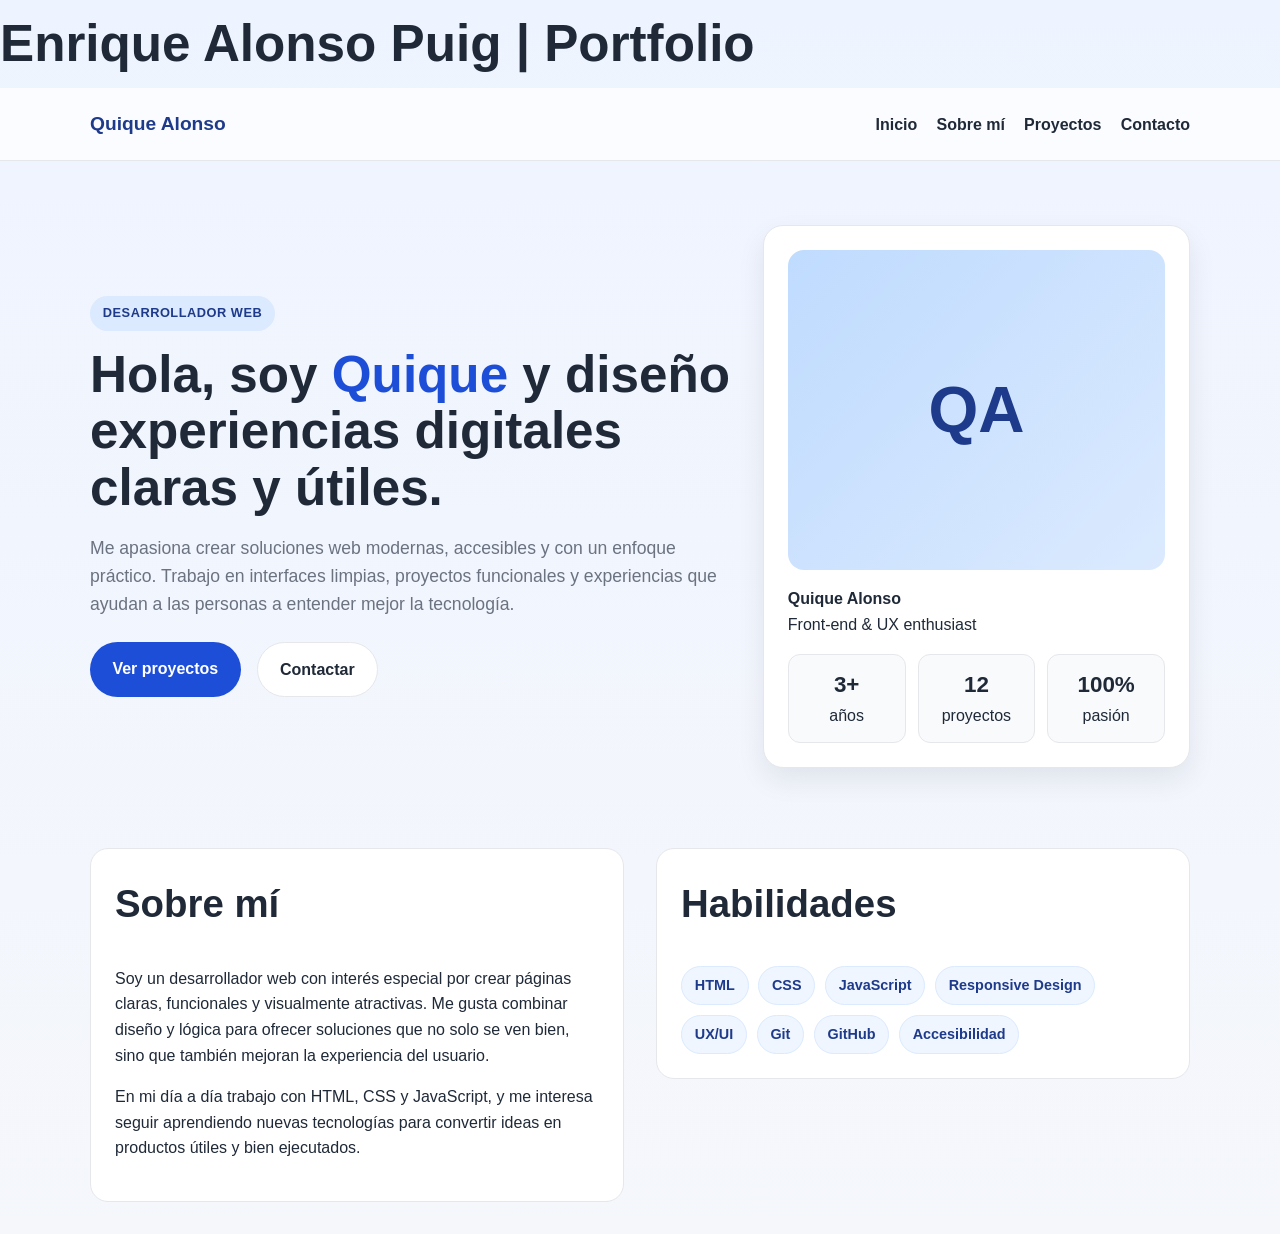
<file: index.html>
<!DOCTYPE html>
<html lang="es">
  <head>
    <meta charset="utf-8">
    <meta name="viewport" content="width=device-width, initial-scale=1">
    <title>Enrique Alonso Puig | Portfolio</title>
    <h1>Enrique Alonso Puig | Portfolio</h2>
    <style>
      :root {
        --bg: #f5f7fb;
        --card: #ffffff;
        --primary: #1d4ed8;
        --primary-dark: #1e3a8a;
        --accent: #dbeafe;
        --text: #1f2937;
        --muted: #6b7280;
        --border: #e5e7eb;
      }

      * { box-sizing: border-box; }

      body {
        margin: 0;
        font-family: Arial, Helvetica, sans-serif;
        background: linear-gradient(180deg, #eef4ff 0%, var(--bg) 100%);
        color: var(--text);
        line-height: 1.6;
      }

      .container {
        width: min(1100px, 90%);
        margin: 0 auto;
      }

      header {
        background: rgba(255, 255, 255, 0.7);
        border-bottom: 1px solid var(--border);
        backdrop-filter: blur(10px);
      }

      nav {
        display: flex;
        justify-content: space-between;
        align-items: center;
        min-height: 72px;
      }

      .brand {
        font-weight: 700;
        font-size: 1.2rem;
        color: var(--primary-dark);
      }

      .nav-links {
        display: flex;
        gap: 1.2rem;
        flex-wrap: wrap;
      }

      .nav-links a {
        text-decoration: none;
        color: var(--text);
        font-weight: 600;
      }

      .hero {
        display: grid;
        grid-template-columns: 1.2fr 0.8fr;
        gap: 2rem;
        align-items: center;
        padding: 4rem 0 3rem;
      }

      .eyebrow {
        display: inline-block;
        background: var(--accent);
        color: var(--primary-dark);
        font-weight: 700;
        padding: 0.45rem 0.8rem;
        border-radius: 999px;
        font-size: 0.8rem;
        letter-spacing: 0.04em;
        text-transform: uppercase;
      }

      h1 {
        font-size: clamp(2.4rem, 4vw, 4rem);
        line-height: 1.1;
        margin: 1rem 0;
      }

      .hero h1 span {
        color: var(--primary);
      }

      .hero p {
        color: var(--muted);
        font-size: 1.1rem;
        margin-bottom: 1.5rem;
      }

      .actions {
        display: flex;
        gap: 1rem;
        flex-wrap: wrap;
      }

      .button {
        display: inline-block;
        padding: 0.85rem 1.4rem;
        border-radius: 999px;
        text-decoration: none;
        font-weight: 700;
        transition: 0.2s ease;
      }

      .button.primary {
        background: var(--primary);
        color: white;
      }

      .button.secondary {
        border: 1px solid var(--border);
        color: var(--text);
        background: white;
      }

      .profile-card {
        background: var(--card);
        border: 1px solid var(--border);
        border-radius: 20px;
        padding: 1.5rem;
        box-shadow: 0 12px 28px rgba(15, 23, 42, 0.08);
      }

      .avatar {
        width: 100%;
        height: 320px;
        border-radius: 16px;
        display: grid;
        place-items: center;
        background: linear-gradient(135deg, #bfdbfe, #dbeafe);
        color: var(--primary-dark);
        font-size: 4rem;
        font-weight: 700;
        margin-bottom: 1rem;
      }

      .stats {
        display: grid;
        grid-template-columns: repeat(3, 1fr);
        gap: 0.75rem;
        margin-top: 1rem;
        text-align: center;
      }

      .stat {
        background: #f8fafc;
        border: 1px solid var(--border);
        border-radius: 12px;
        padding: 0.8rem 0.5rem;
      }

      .stat strong {
        display: block;
        font-size: 1.4rem;
      }

      section {
        padding: 2rem 0;
      }

      .about {
        display: grid;
        grid-template-columns: 1fr 1fr;
        gap: 2rem;
        align-items: start;
      }

      .panel {
        background: var(--card);
        border: 1px solid var(--border);
        border-radius: 18px;
        padding: 1.5rem;
      }

      h2 {
        font-size: clamp(1.8rem, 3vw, 2.5rem);
        margin-top: 0;
      }

      .tags {
        display: flex;
        flex-wrap: wrap;
        gap: 0.6rem;
        margin-top: 1rem;
      }

      .tags span {
        background: #eff6ff;
        color: var(--primary-dark);
        border: 1px solid #dbeafe;
        border-radius: 999px;
        padding: 0.45rem 0.8rem;
        font-size: 0.9rem;
        font-weight: 600;
      }

      @media (max-width: 760px) {
        .hero,
        .about {
          grid-template-columns: 1fr;
        }

        nav {
          flex-direction: column;
          justify-content: center;
          padding: 1rem 0;
          gap: 0.8rem;
        }
      }
    </style>
    <title>Quique Alonso | Portfolio</title>
    <link rel="stylesheet" href="css/styles.css">
  </head>
  <body>
    <header>
      <div class="container">
        <nav>
          <div class="brand">Quique Alonso</div>
          <div class="nav-links">
            <a href="index.html">Inicio</a>
            <a href="#sobre-mi">Sobre mí</a>
            <a href="proyectos.html">Proyectos</a>
            <a href="#contacto">Contacto</a>
          </div>
        </nav>
      </div>
    </header>

    <main class="container" id="inicio">
      <section class="hero">
        <div>
          <span class="eyebrow">Desarrollador web</span>
          <h1>Hola, soy <span>Quique</span> y diseño experiencias digitales claras y útiles.</h1>
          <p>
            Me apasiona crear soluciones web modernas, accesibles y con un enfoque práctico.
            Trabajo en interfaces limpias, proyectos funcionales y experiencias que ayudan a las personas a entender mejor la tecnología.
          </p>
          <div class="actions">
            <a class="button primary" href="proyectos.html">Ver proyectos</a>
            <a class="button secondary" href="#contacto">Contactar</a>
          </div>
        </div>

        <aside class="profile-card" aria-label="Tarjeta de perfil">
          <div class="avatar">QA</div>
          <div>
            <strong>Quique Alonso</strong><br>
            Front-end &amp; UX enthusiast
          </div>
          <div class="stats">
            <div class="stat">
              <strong>3+</strong>
              años
            </div>
            <div class="stat">
              <strong>12</strong>
              proyectos
            </div>
            <div class="stat">
              <strong>100%</strong>
              pasión
            </div>
          </div>
        </aside>
      </section>

      <section id="sobre-mi" class="about">
        <div class="panel">
          <h2>Sobre mí</h2>
          <p>
            Soy un desarrollador web con interés especial por crear páginas claras, funcionales y visualmente atractivas.
            Me gusta combinar diseño y lógica para ofrecer soluciones que no solo se ven bien, sino que también mejoran la experiencia del usuario.
          </p>
          <p>
            En mi día a día trabajo con HTML, CSS y JavaScript, y me interesa seguir aprendiendo nuevas tecnologías para convertir ideas en productos útiles y bien ejecutados.
          </p>
        </div>

        <div class="panel">
          <h2>Habilidades</h2>
          <div class="tags">
            <span>HTML</span>
            <span>CSS</span>
            <span>JavaScript</span>
            <span>Responsive Design</span>
            <span>UX/UI</span>
            <span>Git</span>
            <span>GitHub</span>
            <span>Accesibilidad</span>
          </div>
        </div>
      </section>
    </main>
  </body>
</html>
</file>
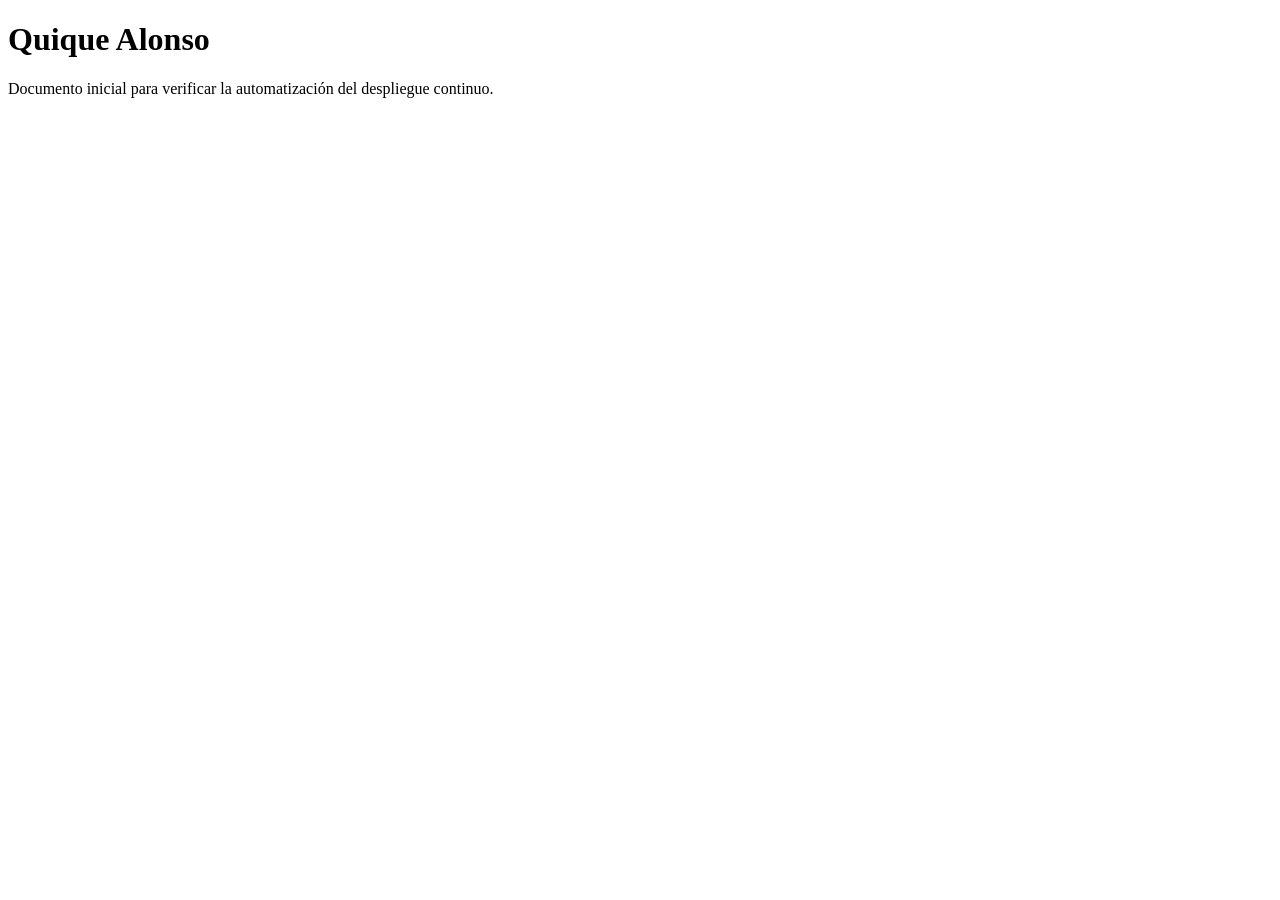
<file: inicio.html>
<!doctype html>
<html lang="es">
  <head>
    <meta charset="utf-8">
    <meta name="viewport" content="width=device-width, initial-scale=1">
    <title>Portfolio de Nombre Apellido</title>
  </head>
  <body>
    <h1>Quique Alonso</h1>
    <p>Documento inicial para verificar la automatización del despliegue continuo.</p>
  </body>
</html>
</file>
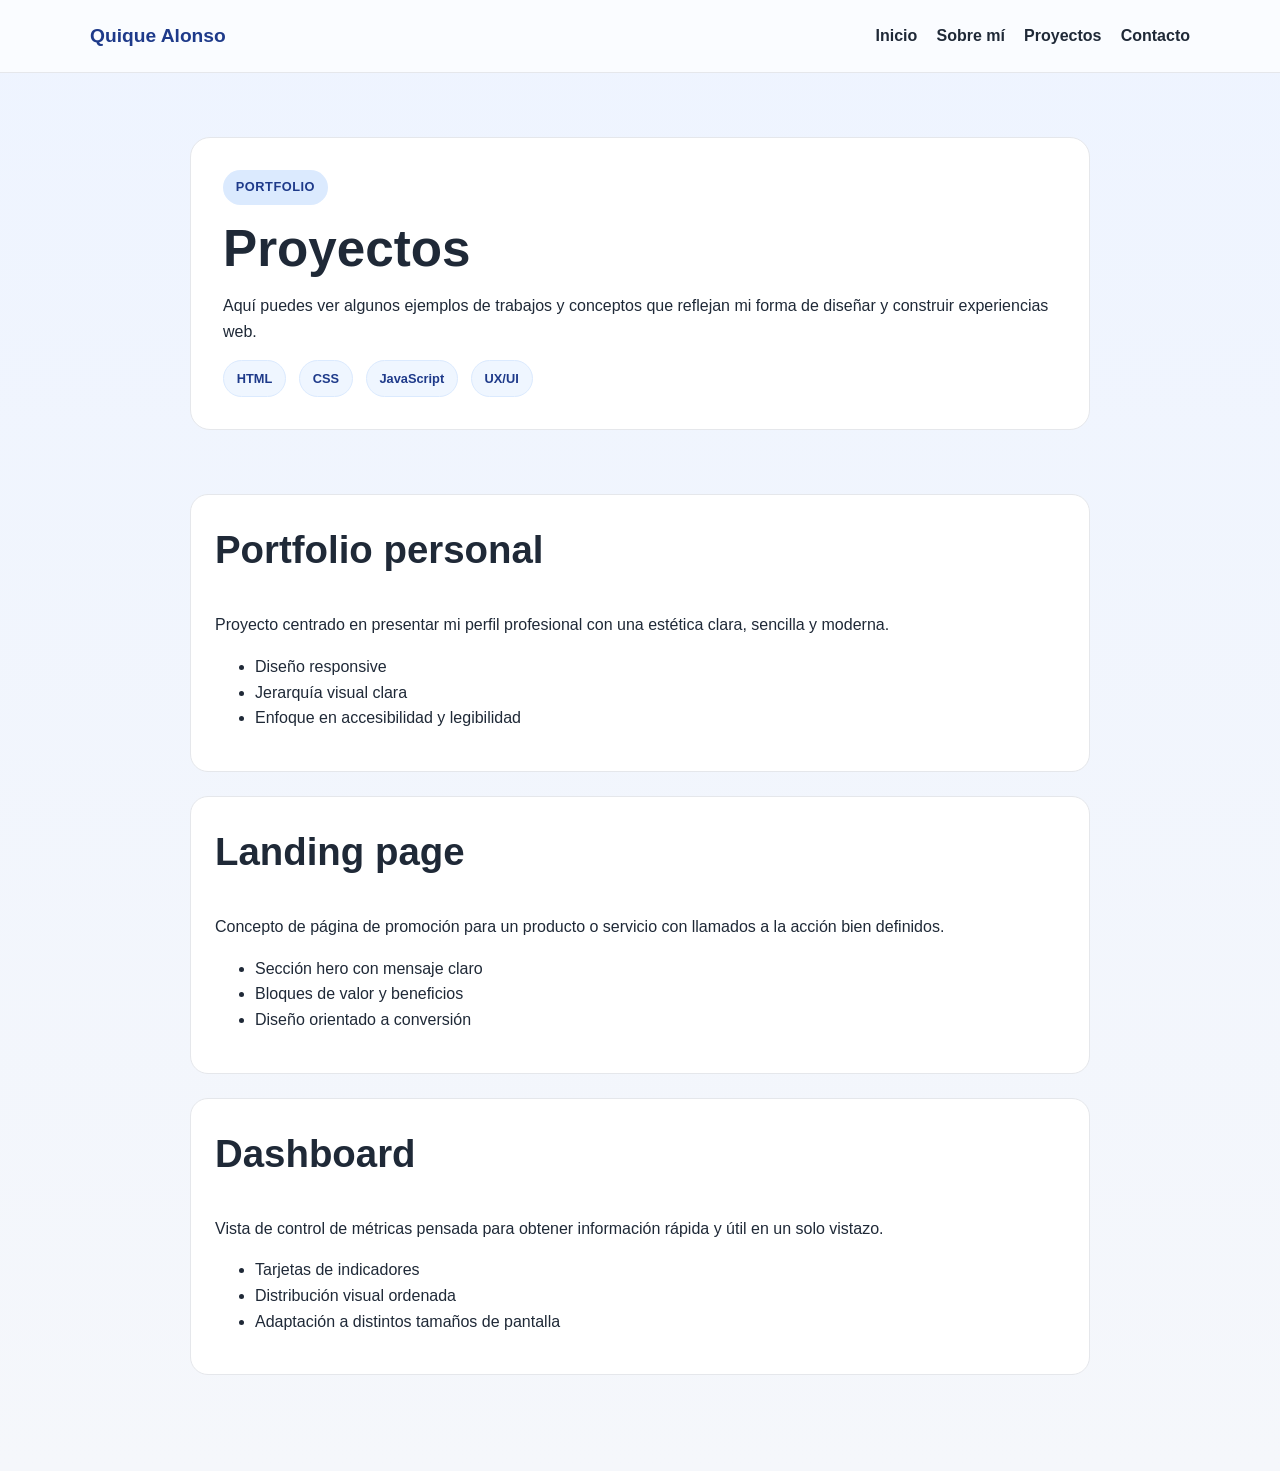
<file: proyectos.html>
<!doctype html>
<html lang="es">
  <head>
    <meta charset="utf-8">
    <meta name="viewport" content="width=device-width, initial-scale=1">
    <title>Proyectos | Quique Alonso</title>
    <link rel="stylesheet" href="css/styles.css">
  </head>
  <body>
    <header>
      <div class="container">
        <nav>
          <div class="brand">Quique Alonso</div>
          <div class="nav-links">
            <a href="index.html">Inicio</a>
            <a href="index.html#sobre-mi">Sobre mí</a>
            <a href="proyectos.html">Proyectos</a>
            <a href="index.html#contacto">Contacto</a>
          </div>
        </nav>
      </div>
    </header>

    <main class="container project-page">
      <section class="project-hero">
        <span class="eyebrow">Portfolio</span>
        <h1>Proyectos</h1>
        <p>
          Aquí puedes ver algunos ejemplos de trabajos y conceptos que reflejan mi forma de diseñar y construir experiencias web.
        </p>
        <div class="project-meta">
          <span>HTML</span>
          <span>CSS</span>
          <span>JavaScript</span>
          <span>UX/UI</span>
        </div>
      </section>

      <section class="project-content">
        <article class="project-block">
          <h2>Portfolio personal</h2>
          <p>Proyecto centrado en presentar mi perfil profesional con una estética clara, sencilla y moderna.</p>
          <ul>
            <li>Diseño responsive</li>
            <li>Jerarquía visual clara</li>
            <li>Enfoque en accesibilidad y legibilidad</li>
          </ul>
        </article>

        <article class="project-block">
          <h2>Landing page</h2>
          <p>Concepto de página de promoción para un producto o servicio con llamados a la acción bien definidos.</p>
          <ul>
            <li>Sección hero con mensaje claro</li>
            <li>Bloques de valor y beneficios</li>
            <li>Diseño orientado a conversión</li>
          </ul>
        </article>

        <article class="project-block">
          <h2>Dashboard</h2>
          <p>Vista de control de métricas pensada para obtener información rápida y útil en un solo vistazo.</p>
          <ul>
            <li>Tarjetas de indicadores</li>
            <li>Distribución visual ordenada</li>
            <li>Adaptación a distintos tamaños de pantalla</li>
          </ul>
        </article>
      </section>
    </main>
  </body>
</html>
</file>
<file: css/styles.css>
:root {
  --bg: #f5f7fb;
  --card: #ffffff;
  --primary: #1d4ed8;
  --primary-dark: #1e3a8a;
  --accent: #dbeafe;
  --text: #1f2937;
  --muted: #6b7280;
  --border: #e5e7eb;
}

* { box-sizing: border-box; }

body {
  margin: 0;
  font-family: Arial, Helvetica, sans-serif;
  background: linear-gradient(180deg, #eef4ff 0%, var(--bg) 100%);
  color: var(--text);
  line-height: 1.6;
}

.container {
  width: min(1100px, 90%);
  margin: 0 auto;
}

header {
  background: rgba(255, 255, 255, 0.7);
  border-bottom: 1px solid var(--border);
  backdrop-filter: blur(10px);
}

nav {
  display: flex;
  justify-content: space-between;
  align-items: center;
  min-height: 72px;
}

.brand {
  font-weight: 700;
  font-size: 1.2rem;
  color: var(--primary-dark);
}

.nav-links {
  display: flex;
  gap: 1.2rem;
  flex-wrap: wrap;
}

.nav-links a {
  text-decoration: none;
  color: var(--text);
  font-weight: 600;
}

.hero {
  display: grid;
  grid-template-columns: 1.2fr 0.8fr;
  gap: 2rem;
  align-items: center;
  padding: 4rem 0 3rem;
}

.eyebrow {
  display: inline-block;
  background: var(--accent);
  color: var(--primary-dark);
  font-weight: 700;
  padding: 0.45rem 0.8rem;
  border-radius: 999px;
  font-size: 0.8rem;
  letter-spacing: 0.04em;
  text-transform: uppercase;
}

h1 {
  font-size: clamp(2.4rem, 4vw, 4rem);
  line-height: 1.1;
  margin: 1rem 0;
}

.hero h1 span {
  color: var(--primary);
}

.hero p {
  color: var(--muted);
  font-size: 1.1rem;
  margin-bottom: 1.5rem;
}

.actions {
  display: flex;
  gap: 1rem;
  flex-wrap: wrap;
}

.button {
  display: inline-block;
  padding: 0.85rem 1.4rem;
  border-radius: 999px;
  text-decoration: none;
  font-weight: 700;
  transition: 0.2s ease;
}

.button.primary {
  background: var(--primary);
  color: white;
}

.button.secondary {
  border: 1px solid var(--border);
  color: var(--text);
  background: white;
}

.profile-card {
  background: var(--card);
  border: 1px solid var(--border);
  border-radius: 20px;
  padding: 1.5rem;
  box-shadow: 0 12px 28px rgba(15, 23, 42, 0.08);
}

.avatar {
  width: 100%;
  height: 320px;
  border-radius: 16px;
  display: grid;
  place-items: center;
  background: linear-gradient(135deg, #bfdbfe, #dbeafe);
  color: var(--primary-dark);
  font-size: 4rem;
  font-weight: 700;
  margin-bottom: 1rem;
}

.stats {
  display: grid;
  grid-template-columns: repeat(3, 1fr);
  gap: 0.75rem;
  margin-top: 1rem;
  text-align: center;
}

.stat {
  background: #f8fafc;
  border: 1px solid var(--border);
  border-radius: 12px;
  padding: 0.8rem 0.5rem;
}

.stat strong {
  display: block;
  font-size: 1.4rem;
}

section {
  padding: 2rem 0;
}

.about {
  display: grid;
  grid-template-columns: 1fr 1fr;
  gap: 2rem;
  align-items: start;
}

.panel {
  background: var(--card);
  border: 1px solid var(--border);
  border-radius: 18px;
  padding: 1.5rem;
}

h2 {
  font-size: clamp(1.8rem, 3vw, 2.5rem);
  margin-top: 0;
}

.tags {
  display: flex;
  flex-wrap: wrap;
  gap: 0.6rem;
  margin-top: 1rem;
}

.tags span {
  background: #eff6ff;
  color: var(--primary-dark);
  border: 1px solid #dbeafe;
  border-radius: 999px;
  padding: 0.45rem 0.8rem;
  font-size: 0.9rem;
  font-weight: 600;
}

.projects-grid {
  display: grid;
  grid-template-columns: repeat(3, minmax(0, 1fr));
  gap: 1.5rem;
  margin-top: 1.5rem;
}

.project-card {
  background: var(--card);
  border: 1px solid var(--border);
  border-radius: 18px;
  padding: 1.4rem;
  box-shadow: 0 10px 25px rgba(15, 23, 42, 0.04);
}

.project-card .project-badge {
  display: inline-block;
  background: #dbeafe;
  color: var(--primary-dark);
  border-radius: 999px;
  padding: 0.35rem 0.7rem;
  font-size: 0.75rem;
  font-weight: 700;
  letter-spacing: 0.04em;
  text-transform: uppercase;
}

.project-card h3 {
  margin: 1rem 0 0.6rem;
  font-size: 1.4rem;
}

.project-card p {
  color: var(--muted);
  margin-bottom: 1rem;
}

.project-links {
  display: flex;
  gap: 0.75rem;
  flex-wrap: wrap;
}

.project-links a {
  text-decoration: none;
  color: var(--primary);
  font-weight: 700;
}

.project-page {
  max-width: 900px;
  margin: 4rem auto;
}

.project-hero {
  background: var(--card);
  border: 1px solid var(--border);
  border-radius: 20px;
  padding: 2rem;
  margin-bottom: 2rem;
}

.project-hero h1 {
  margin-bottom: 0.75rem;
}

.project-meta {
  display: flex;
  flex-wrap: wrap;
  gap: 0.8rem;
  margin-top: 1rem;
}

.project-meta span {
  background: #eff6ff;
  color: var(--primary-dark);
  border: 1px solid #dbeafe;
  border-radius: 999px;
  padding: 0.45rem 0.8rem;
  font-size: 0.8rem;
  font-weight: 600;
}

.project-content {
  display: grid;
  gap: 1.5rem;
}

.project-block {
  background: var(--card);
  border: 1px solid var(--border);
  border-radius: 18px;
  padding: 1.5rem;
}

@media (max-width: 760px) {
  .hero,
  .about,
  .projects-grid {
    grid-template-columns: 1fr;
  }

  nav {
    flex-direction: column;
    justify-content: center;
    padding: 1rem 0;
    gap: 0.8rem;
  }
}
</file>
